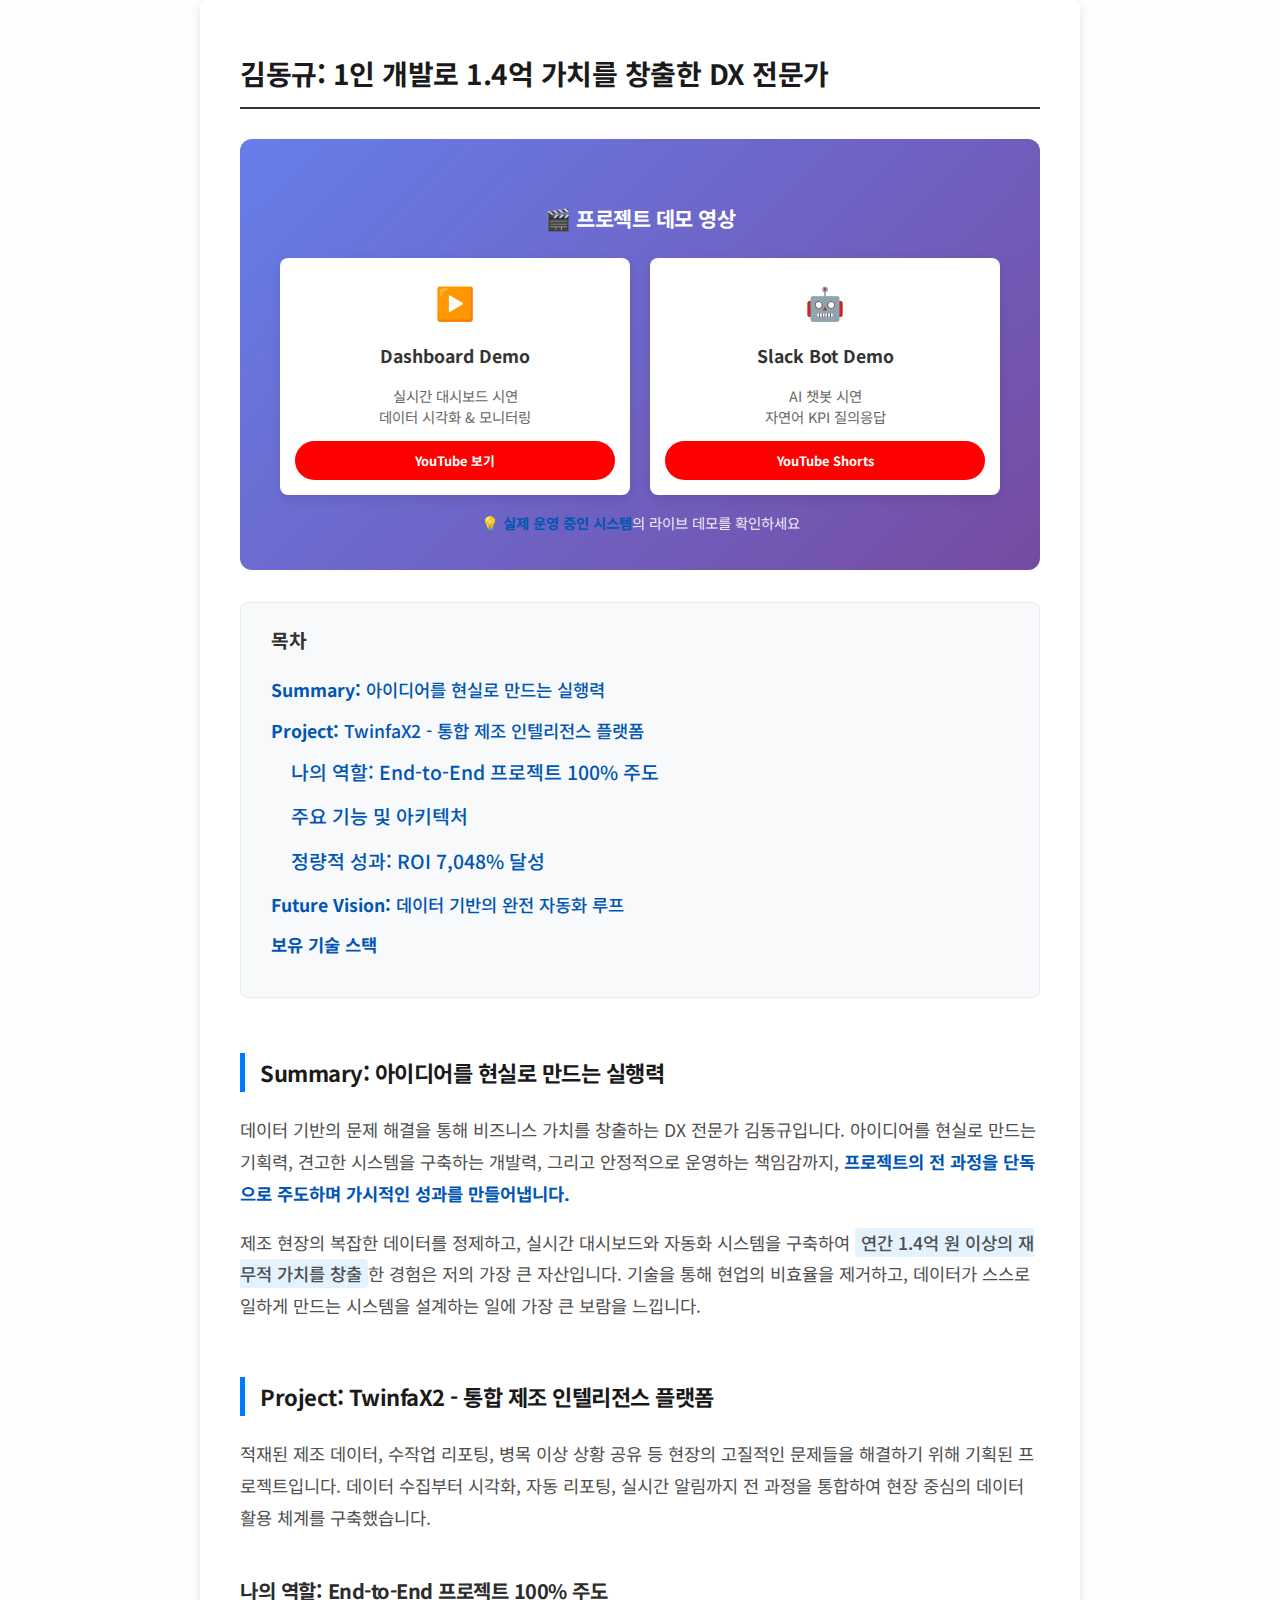
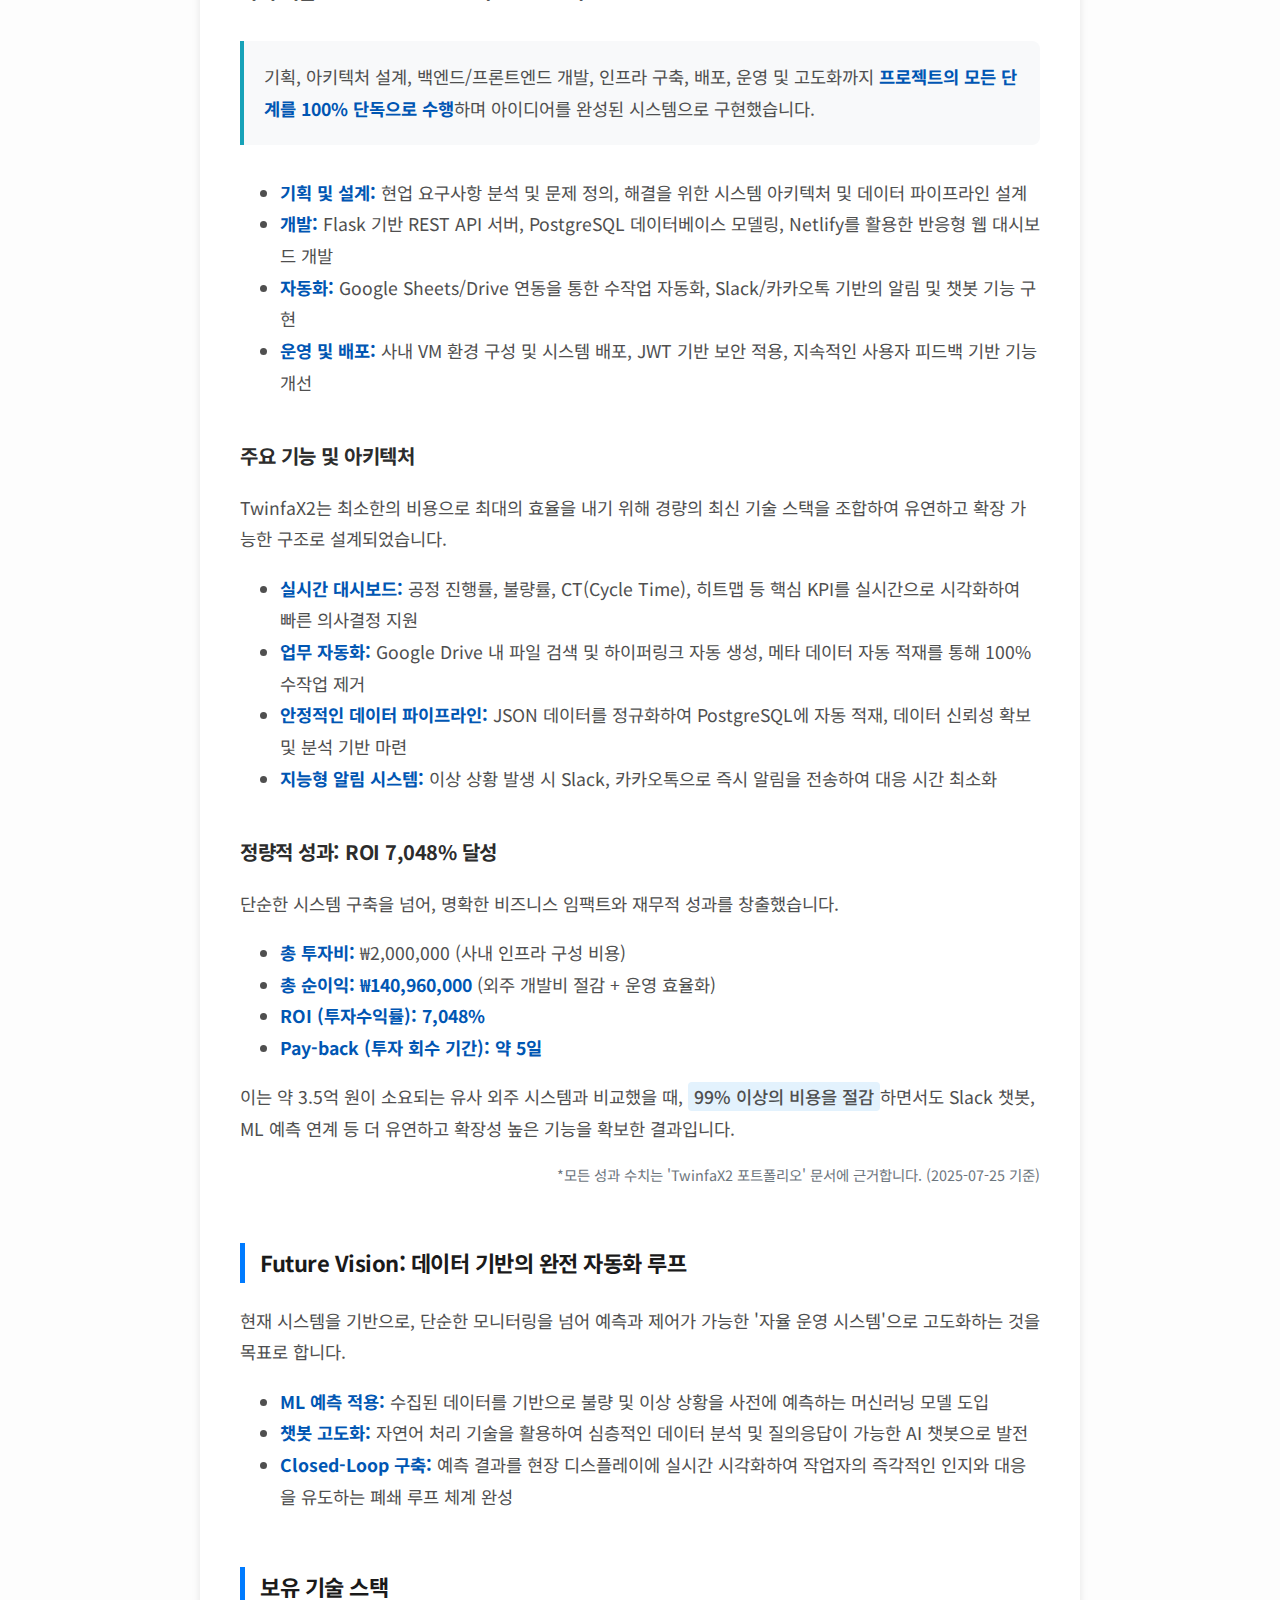
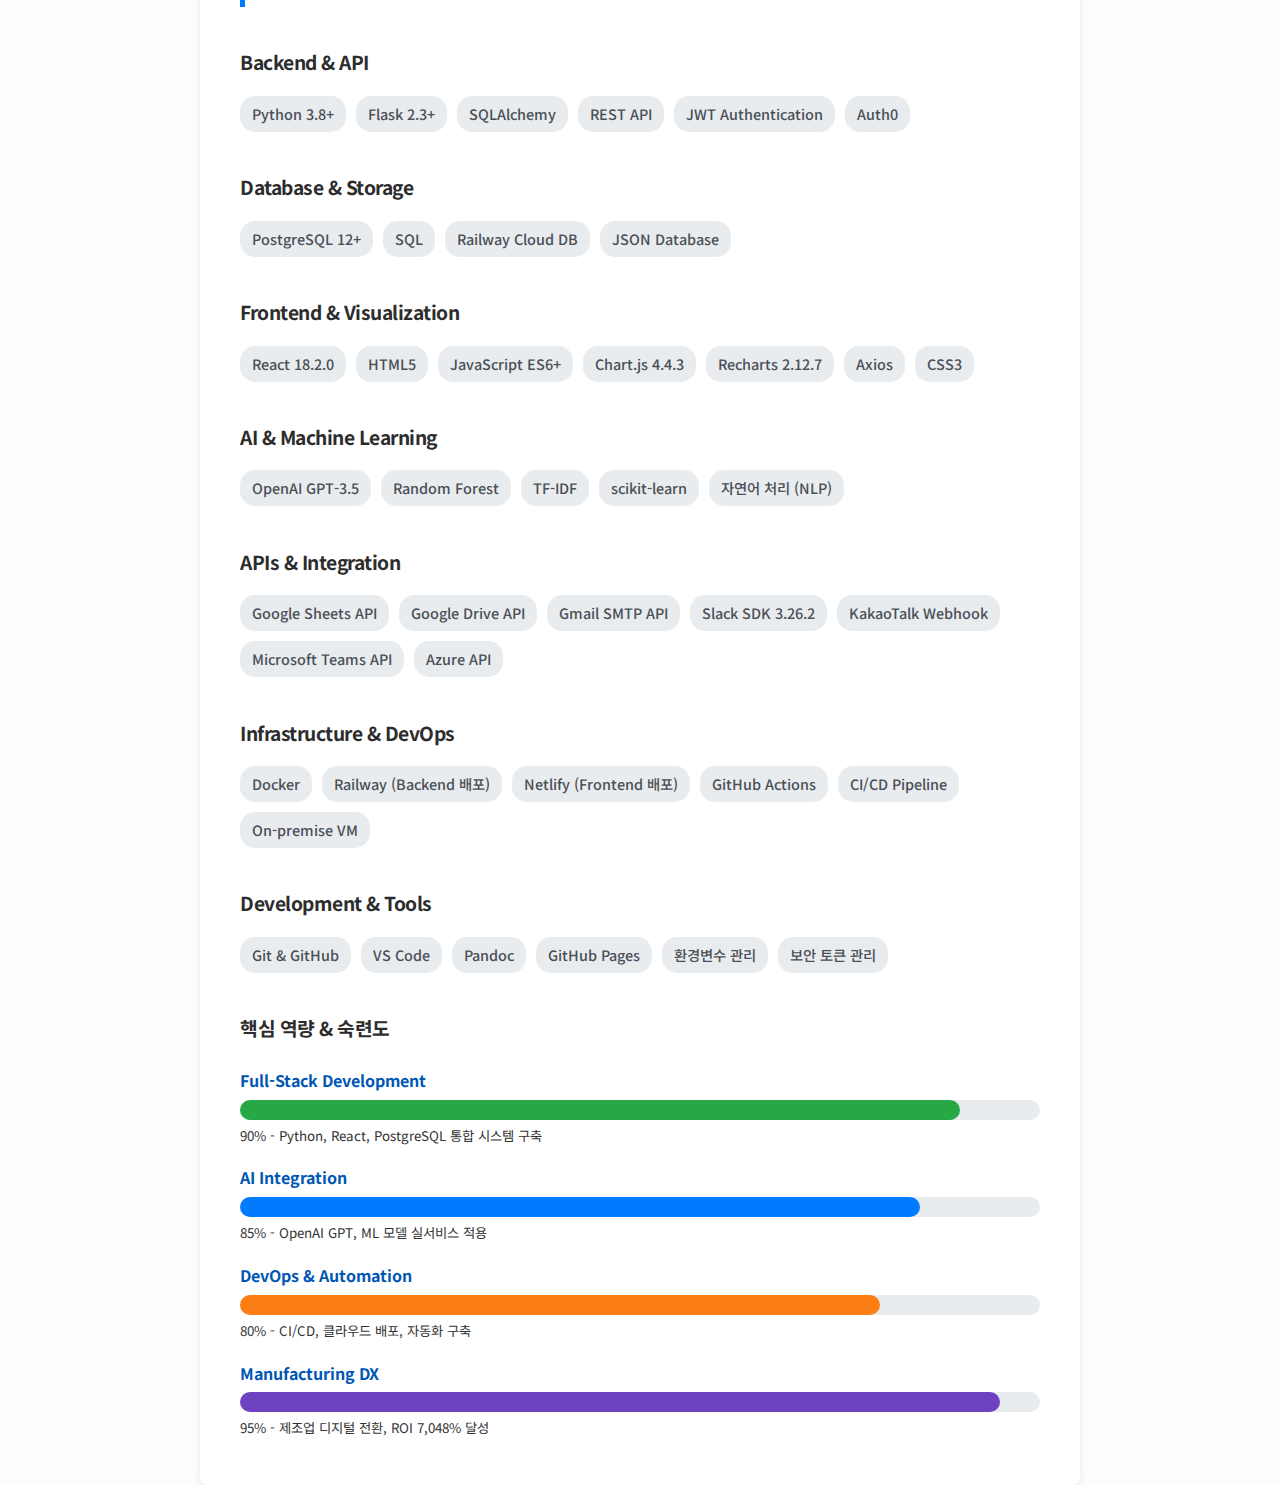
<file: index.html>
<!DOCTYPE html><html lang="ko"><head>
<meta charset="utf-8"/>
<meta content="width=device-width, initial-scale=1.0" name="viewport"/>
<title>김동규 | DX 프로젝트 포트폴리오</title>
<style>@import url("https://fonts.googleapis.com/css2?family=Noto+Sans+KR:wght@300;400;500;700&display=swap");
.container {
    max-width: 800px;
    margin: 0 auto;
    padding: 24px 40px;
    background-color: #fff;
    box-shadow: 0 2px 8px rgba(0, 0, 0, 0.1);
    border-radius: 8px;
    }
.chart-container {
    position: relative;
    margin: 3em auto;
    max-width: 700px;
    min-height: 200px;
    max-height: 400px;
    width: 100%;
    height: auto;
    overflow: visible;
    }
img {
    display: block;
    overflow: hidden;
    max-width: 100%;
    max-height: 280px;
    margin: 1em auto;
    border-radius: 8px;
    }
h4 {
    font-size: 18px;
    }
h5 {
    font-size: 16px;
    }
body {
    font-family: "Noto Sans KR", sans-serif;
    line-height: 1.8;
    color: #333;
    background-color: #fdfdfd;
    margin: 0 24px 0 24px;
    padding: 0;
    display: flex;
    justify-content: center;
    font-size: 16px;
    max-width: None;
    }
h1, h2, h3 {
    font-weight: 700;
    color: #1a1a1a;
    letter-spacing: -0.5px;
    font-size: 28px;
    margin-top: 24px;
    margin-bottom: 20px;
    }
h1 {
    font-size: 28px;
    margin-bottom: 20px;
    border-bottom: 2px solid #333;
    padding-bottom: 0.3em;
    margin-top: 24px;
    }
h2 {
    font-size: 22px;
    margin-top: 2.5em;
    margin-bottom: 1em;
    border-left: 5px solid #007bff;
    padding-left: 15px;
    }
h3 {
    font-size: 20px;
    margin-top: 2em;
    margin-bottom: 0.8em;
    color: #2c2c2c;
    }
p, li {
    font-size: 1.1em;
    font-weight: 400;
    color: #4f4f4f;
    }
strong {
    font-weight: 700;
    color: #0056b3;
    }
.highlight {
    background-color: #e3f2fd;
    padding: 2px 6px;
    border-radius: 4px;
    font-weight: 500;
    }
#toc {
    background-color: #f8f9fa;
    border: 1px solid #e9ecef;
    padding: 20px 30px;
    margin-top: 2em;
    margin-bottom: 3em;
    border-radius: 8px;
    }
#toc h3 {
    margin-top: 0;
    font-size: 1.2em;
    color: #333;
    }
#toc ul {
    list-style-type: none;
    padding-left: 0;
    }
#toc ul li {
    margin-bottom: 0.5em;
    }
#toc ul ul {
    padding-left: 20px;
    margin-top: 0.5em;
    }
#toc a {
    text-decoration: none;
    color: #0056b3;
    font-weight: 500;
    }
#toc a:hover {
    text-decoration: underline;
    }
.info-box {
    background: #f8f9fa;
    border-left: 4px solid #17a2b8;
    padding: 20px;
    margin: 2em 0;
    border-radius: 0 8px 8px 0;
    }
.info-box p {
    margin: 0;
    }
.tech-stack {
    display: flex;
    flex-wrap: wrap;
    gap: 10px;
    padding-left: 0;
    list-style-type: none;
    }
.tech-stack li {
    background-color: #e9ecef;
    color: #495057;
    padding: 5px 12px;
    border-radius: 15px;
    font-size: 0.9em;
    font-weight: 500;
    }
.source-note {
    font-size: 0.9em;
    color: #6c757d;
    margin-top: 1em;
    text-align: right;
    }
/* 데모 영상 카드 호버 효과 */
.demo-card:hover {
    transform: translateY(-5px);
    box-shadow: 0 8px 20px rgba(0,0,0,0.15) !important;
    }
@media only screen and (max-device-width: 768px) {
            body {
                padding: 0;
                margin: 0;
                font-family: PingFang SC;
                font-size: 15px;
                line-height: 1.5;
            }

            .container {
                padding: 0;
                margin: 16px 20px 30px;
                box-shadow: none;
            }

            h1,
            h2,
            h3,
            h4 {
                font-family: PingFang SC;
            }

            h1 {
                font-size: 1.87em;
                line-height: 1.6;
                margin-bottom: 0.5em;
                text-align: center;
            }

            h2 {
                font-size: 1.6em;
                font-weight: 600;
                margin-top: 1.3em;
                margin-bottom: 0.8em;
                border-bottom: 1px solid #eee;
                padding-bottom: 0.5em;
            }

            h3 {
                font-size: 1.2em;
                font-weight: 600;
                margin-top: 1em;
                margin-bottom: 0.6em;
            }

            h4 {
                font-size: 1.1em;
                font-weight: 500;
                margin-top: 1em;
                margin-bottom: 0.5em;
                font-style: normal;
            }

            h5 {
                font-size: 1em;
                font-weight: 500;
                margin-bottom: 1.2em;
            }

            ul,
            ol {
                font-size: 1em; /* Equivalent to 17.6px if base is 16px */
                font-weight: 400;
                margin-bottom: 1.2em;
                line-height: 1.8;
            }

            p {
                font-size: 1em;
                line-height: 1.8; /* Equivalent to 17.6px if base is 16px */
                font-weight: 400;
                margin-top: 0.8em;
                margin-bottom: 0.8em;
            }

            blockquote {
                padding: 1em 1.2em;

            p {
                margin: 0;
            }
        }

        figcaption {
            margin-top: 0.5em;
            font-size: 0.8em; /* Equivalent to 17.6px if base is 16px */
            font-weight: 400;
            text-align: center;
            font-style: normal;
            color: #7F8896;
        }

        img {
            display: block;
            overflow: hidden;
            max-width: 100%;
            max-height: 335px;
            margin: 1em auto;
            border-radius: 8px;
        }
        }</style>
</head>
<body>
<div class="container">
<header>
<h1 id="section-main-title">김동규: 1인 개발로 1.4억 가치를 창출한 DX 전문가</h1>

<!-- 데모 영상 섹션 -->
<div style="text-align: center; margin: 30px 0; padding: 20px; background: linear-gradient(135deg, #667eea 0%, #764ba2 100%); border-radius: 12px;">
  <h3 style="color: white; margin-bottom: 20px; font-size: 1.3em;">🎬 프로젝트 데모 영상</h3>
  
  <div style="display: flex; justify-content: center; gap: 20px; flex-wrap: wrap;">
    <!-- Dashboard Demo -->
    <div style="flex: 1; min-width: 280px; max-width: 350px;">
      <a href="https://youtu.be/esTtmO8jM_k" target="_blank" style="text-decoration: none;">
        <div class="demo-card" style="background: white; padding: 15px; border-radius: 8px; box-shadow: 0 4px 12px rgba(0,0,0,0.1); transition: transform 0.3s ease;">
          <div style="color: #FF0000; font-size: 2em; margin-bottom: 10px;">▶️</div>
          <h4 style="color: #333; margin: 10px 0; font-size: 1.1em;">Dashboard Demo</h4>
          <p style="color: #666; font-size: 0.9em; line-height: 1.4;">실시간 대시보드 시연<br/>데이터 시각화 & 모니터링</p>
          <div style="background: #FF0000; color: white; padding: 8px 16px; border-radius: 20px; font-size: 0.8em; font-weight: bold;">YouTube 보기</div>
        </div>
      </a>
    </div>
    
    <!-- Slack Bot Demo -->
    <div style="flex: 1; min-width: 280px; max-width: 350px;">
      <a href="https://youtube.com/shorts/sjsWLC4aH50?feature=share" target="_blank" style="text-decoration: none;">
        <div class="demo-card" style="background: white; padding: 15px; border-radius: 8px; box-shadow: 0 4px 12px rgba(0,0,0,0.1); transition: transform 0.3s ease;">
          <div style="color: #FF0000; font-size: 2em; margin-bottom: 10px;">🤖</div>
          <h4 style="color: #333; margin: 10px 0; font-size: 1.1em;">Slack Bot Demo</h4>
          <p style="color: #666; font-size: 0.9em; line-height: 1.4;">AI 챗봇 시연<br/>자연어 KPI 질의응답</p>
          <div style="background: #FF0000; color: white; padding: 8px 16px; border-radius: 20px; font-size: 0.8em; font-weight: bold;">YouTube Shorts</div>
        </div>
      </a>
    </div>
  </div>
  
  <p style="color: rgba(255,255,255,0.9); margin-top: 15px; font-size: 0.9em;">
    💡 <strong>실제 운영 중인 시스템</strong>의 라이브 데모를 확인하세요
  </p>
</div>
</header>
<nav id="toc">
<h3 id="section-0-1">목차</h3>
<ul>
<li><a href="#section-summary"><strong>Summary:</strong> 아이디어를 현실로 만드는 실행력</a></li>
<li>
<a href="#section-project-twinfax2"><strong>Project:</strong> TwinfaX2 - 통합 제조 인텔리전스 플랫폼</a>
<ul>
<li><a href="#section-role-contribution">나의 역할: End-to-End 프로젝트 100% 주도</a></li>
<li><a href="#section-key-features">주요 기능 및 아키텍처</a></li>
<li><a href="#section-business-impact">정량적 성과: ROI 7,048% 달성</a></li>
</ul>
</li>
<li><a href="#section-future-vision"><strong>Future Vision:</strong> 데이터 기반의 완전 자동화 루프</a></li>
<li><a href="#section-skills"><strong>보유 기술 스택</strong></a></li>
</ul>
</nav>
<section>
<h2 id="section-summary">Summary: 아이디어를 현실로 만드는 실행력</h2>
<p>
                    데이터 기반의 문제 해결을 통해 비즈니스 가치를 창출하는 DX 전문가 김동규입니다. 아이디어를 현실로 만드는 기획력, 견고한 시스템을 구축하는 개발력, 그리고 안정적으로 운영하는 책임감까지, <strong>프로젝트의 전 과정을 단독으로 주도하며 가시적인 성과를 만들어냅니다.</strong>
</p>
<p>
                    제조 현장의 복잡한 데이터를 정제하고, 실시간 대시보드와 자동화 시스템을 구축하여 <span class="highlight">연간 1.4억 원 이상의 재무적 가치를 창출</span>한 경험은 저의 가장 큰 자산입니다. 기술을 통해 현업의 비효율을 제거하고, 데이터가 스스로 일하게 만드는 시스템을 설계하는 일에 가장 큰 보람을 느낍니다.
                </p>
</section>
<section>
<h2 id="section-project-twinfax2">Project: TwinfaX2 - 통합 제조 인텔리전스 플랫폼</h2>
<p>
                    적재된 제조 데이터, 수작업 리포팅, 병목 이상 상황 공유 등 현장의 고질적인 문제들을 해결하기 위해 기획된 프로젝트입니다. 데이터 수집부터 시각화, 자동 리포팅, 실시간 알림까지 전 과정을 통합하여 현장 중심의 데이터 활용 체계를 구축했습니다.
                </p>
<h3 id="section-role-contribution">나의 역할: End-to-End 프로젝트 100% 주도</h3>
<div class="info-box">
<p>
                        기획, 아키텍처 설계, 백엔드/프론트엔드 개발, 인프라 구축, 배포, 운영 및 고도화까지 <strong>프로젝트의 모든 단계를 100% 단독으로 수행</strong>하며 아이디어를 완성된 시스템으로 구현했습니다.
                    </p>
</div>
<ul>
<li><strong>기획 및 설계:</strong> 현업 요구사항 분석 및 문제 정의, 해결을 위한 시스템 아키텍처 및 데이터 파이프라인 설계</li>
<li><strong>개발:</strong> Flask 기반 REST API 서버, PostgreSQL 데이터베이스 모델링, Netlify를 활용한 반응형 웹 대시보드 개발</li>
<li><strong>자동화:</strong> Google Sheets/Drive 연동을 통한 수작업 자동화, Slack/카카오톡 기반의 알림 및 챗봇 기능 구현</li>
<li><strong>운영 및 배포:</strong> 사내 VM 환경 구성 및 시스템 배포, JWT 기반 보안 적용, 지속적인 사용자 피드백 기반 기능 개선</li>
</ul>
<h3 id="section-key-features">주요 기능 및 아키텍처</h3>
<p>
                    TwinfaX2는 최소한의 비용으로 최대의 효율을 내기 위해 경량의 최신 기술 스택을 조합하여 유연하고 확장 가능한 구조로 설계되었습니다.
                </p>
<ul>
<li><strong>실시간 대시보드:</strong> 공정 진행률, 불량률, CT(Cycle Time), 히트맵 등 핵심 KPI를 실시간으로 시각화하여 빠른 의사결정 지원</li>
<li><strong>업무 자동화:</strong> Google Drive 내 파일 검색 및 하이퍼링크 자동 생성, 메타 데이터 자동 적재를 통해 100% 수작업 제거</li>
<li><strong>안정적인 데이터 파이프라인:</strong> JSON 데이터를 정규화하여 PostgreSQL에 자동 적재, 데이터 신뢰성 확보 및 분석 기반 마련</li>
<li><strong>지능형 알림 시스템:</strong> 이상 상황 발생 시 Slack, 카카오톡으로 즉시 알림을 전송하여 대응 시간 최소화</li>
</ul>
<h3 id="section-business-impact">정량적 성과: ROI 7,048% 달성</h3>
<p>
                    단순한 시스템 구축을 넘어, 명확한 비즈니스 임팩트와 재무적 성과를 창출했습니다.
                </p>
<ul>
<li><strong>총 투자비:</strong> ₩2,000,000 (사내 인프라 구성 비용)</li>
<li><strong>총 순이익:</strong> <strong>₩140,960,000</strong> (외주 개발비 절감 + 운영 효율화)</li>
<li><strong>ROI (투자수익률):</strong> <strong>7,048%</strong></li>
<li><strong>Pay-back (투자 회수 기간):</strong> <strong>약 5일</strong></li>
</ul>
<p>
                    이는 약 3.5억 원이 소요되는 유사 외주 시스템과 비교했을 때, <span class="highlight">99% 이상의 비용을 절감</span>하면서도 Slack 챗봇, ML 예측 연계 등 더 유연하고 확장성 높은 기능을 확보한 결과입니다.
                </p>
<p class="source-note">
                    *모든 성과 수치는 &#39;TwinfaX2 포트폴리오&#39; 문서에 근거합니다. (2025-07-25 기준)
                </p>
</section>
<section>
<h2 id="section-future-vision">Future Vision: 데이터 기반의 완전 자동화 루프</h2>
<p>
                    현재 시스템을 기반으로, 단순한 모니터링을 넘어 예측과 제어가 가능한 &#39;자율 운영 시스템&#39;으로 고도화하는 것을 목표로 합니다.
                </p>
<ul>
<li><strong>ML 예측 적용:</strong> 수집된 데이터를 기반으로 불량 및 이상 상황을 사전에 예측하는 머신러닝 모델 도입</li>
<li><strong>챗봇 고도화:</strong> 자연어 처리 기술을 활용하여 심층적인 데이터 분석 및 질의응답이 가능한 AI 챗봇으로 발전</li>
<li><strong>Closed-Loop 구축:</strong> 예측 결과를 현장 디스플레이에 실시간 시각화하여 작업자의 즉각적인 인지와 대응을 유도하는 폐쇄 루프 체계 완성</li>
</ul>
</section>
<section>
<h2 id="section-skills">보유 기술 스택</h2>

<h3 id="section-4-1" style="font-size: 1.2em; border: none; padding-left: 0;">Backend &amp; API</h3>
<ul class="tech-stack">
<li>Python 3.8+</li>
<li>Flask 2.3+</li>
<li>SQLAlchemy</li>
<li>REST API</li>
<li>JWT Authentication</li>
<li>Auth0</li>
</ul>

<h3 id="section-4-2" style="font-size: 1.2em; border: none; padding-left: 0;">Database &amp; Storage</h3>
<ul class="tech-stack">
<li>PostgreSQL 12+</li>
<li>SQL</li>
<li>Railway Cloud DB</li>
<li>JSON Database</li>
</ul>

<h3 id="section-4-3" style="font-size: 1.2em; border: none; padding-left: 0;">Frontend &amp; Visualization</h3>
<ul class="tech-stack">
<li>React 18.2.0</li>
<li>HTML5</li>
<li>JavaScript ES6+</li>
<li>Chart.js 4.4.3</li>
<li>Recharts 2.12.7</li>
<li>Axios</li>
<li>CSS3</li>
</ul>

<h3 id="section-4-4" style="font-size: 1.2em; border: none; padding-left: 0;">AI &amp; Machine Learning</h3>
<ul class="tech-stack">
<li>OpenAI GPT-3.5</li>
<li>Random Forest</li>
<li>TF-IDF</li>
<li>scikit-learn</li>
<li>자연어 처리 (NLP)</li>
</ul>

<h3 id="section-4-5" style="font-size: 1.2em; border: none; padding-left: 0;">APIs &amp; Integration</h3>
<ul class="tech-stack">
<li>Google Sheets API</li>
<li>Google Drive API</li>
<li>Gmail SMTP API</li>
<li>Slack SDK 3.26.2</li>
<li>KakaoTalk Webhook</li>
<li>Microsoft Teams API</li>
<li>Azure API</li>
</ul>

<h3 id="section-4-6" style="font-size: 1.2em; border: none; padding-left: 0;">Infrastructure &amp; DevOps</h3>
<ul class="tech-stack">
<li>Docker</li>
<li>Railway (Backend 배포)</li>
<li>Netlify (Frontend 배포)</li>
<li>GitHub Actions</li>
<li>CI/CD Pipeline</li>
<li>On-premise VM</li>
</ul>

<h3 id="section-4-7" style="font-size: 1.2em; border: none; padding-left: 0;">Development &amp; Tools</h3>
<ul class="tech-stack">
<li>Git &amp; GitHub</li>
<li>VS Code</li>
<li>Pandoc</li>
<li>GitHub Pages</li>
<li>환경변수 관리</li>
<li>보안 토큰 관리</li>
</ul>

<h3 id="section-4-8" style="font-size: 1.2em; border: none; padding-left: 0;">핵심 역량 &amp; 숙련도</h3>
<div style="margin: 20px 0;">
  <div style="margin-bottom: 15px;">
    <strong>Full-Stack Development</strong>
    <div style="background: #e9ecef; height: 20px; border-radius: 10px; margin-top: 5px;">
      <div style="background: #28a745; height: 100%; width: 90%; border-radius: 10px;"></div>
    </div>
    <small>90% - Python, React, PostgreSQL 통합 시스템 구축</small>
  </div>
  
  <div style="margin-bottom: 15px;">
    <strong>AI Integration</strong>
    <div style="background: #e9ecef; height: 20px; border-radius: 10px; margin-top: 5px;">
      <div style="background: #007bff; height: 100%; width: 85%; border-radius: 10px;"></div>
    </div>
    <small>85% - OpenAI GPT, ML 모델 실서비스 적용</small>
  </div>
  
  <div style="margin-bottom: 15px;">
    <strong>DevOps &amp; Automation</strong>
    <div style="background: #e9ecef; height: 20px; border-radius: 10px; margin-top: 5px;">
      <div style="background: #fd7e14; height: 100%; width: 80%; border-radius: 10px;"></div>
    </div>
    <small>80% - CI/CD, 클라우드 배포, 자동화 구축</small>
  </div>
  
  <div style="margin-bottom: 15px;">
    <strong>Manufacturing DX</strong>
    <div style="background: #e9ecef; height: 20px; border-radius: 10px; margin-top: 5px;">
      <div style="background: #6f42c1; height: 100%; width: 95%; border-radius: 10px;"></div>
    </div>
    <small>95% - 제조업 디지털 전환, ROI 7,048% 달성</small>
  </div>
</div>
</section>
</div>

</body></html>
</file>
